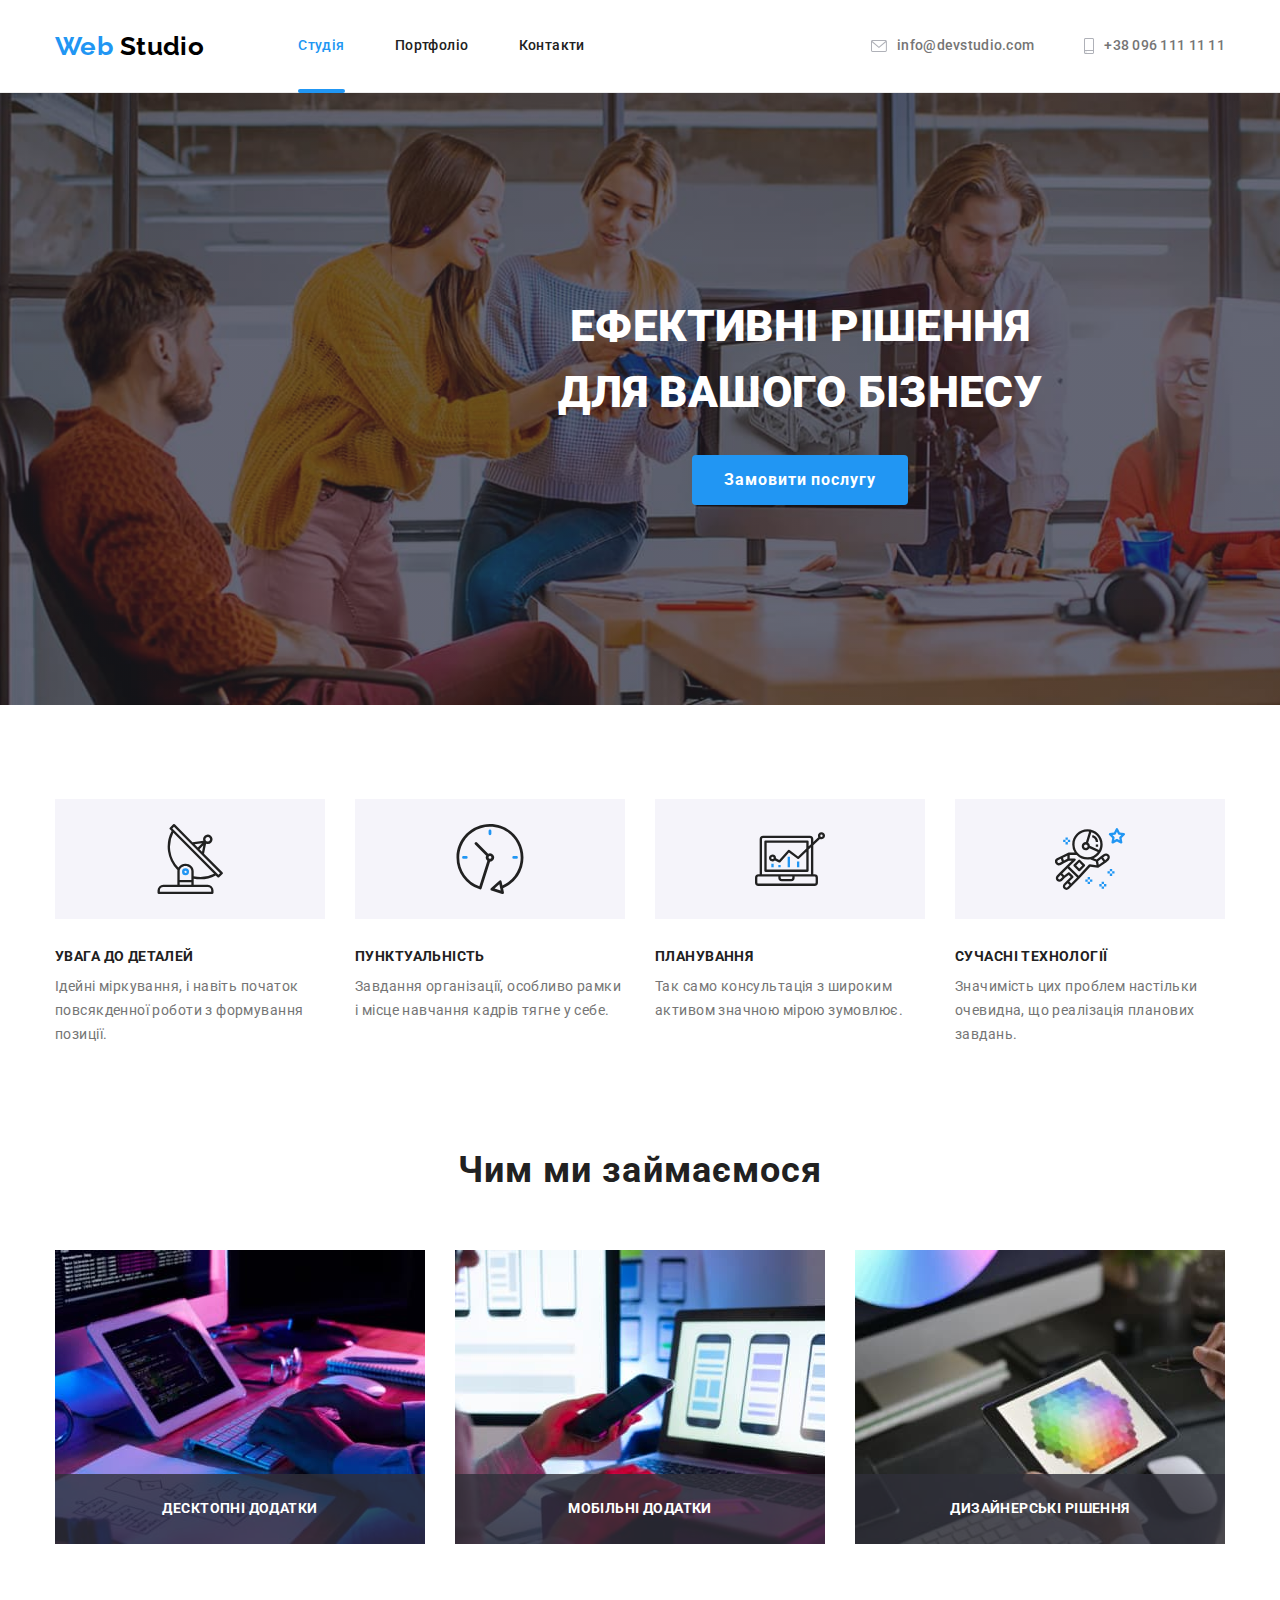
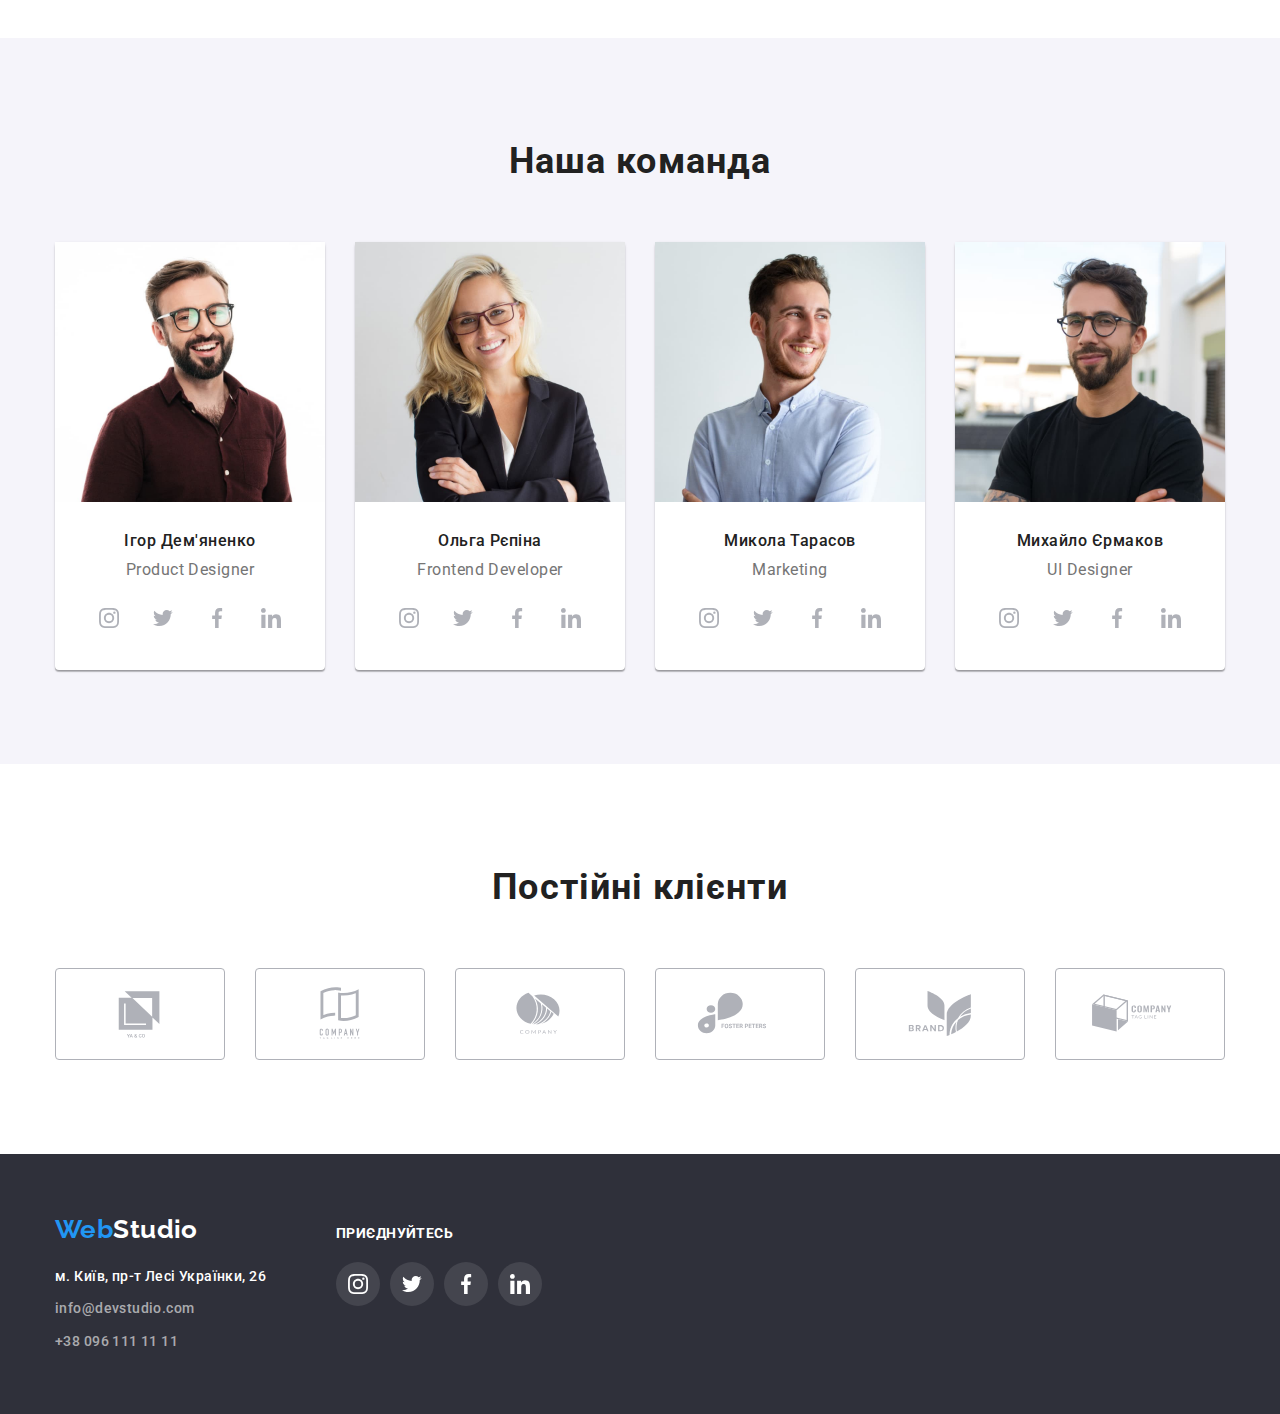
<file: index.html>
<!DOCTYPE html>
<html lang="uk">
  <head>
    <meta charset="UTF-8" />
    <meta http-equiv="X-UA-Compatible" content="IE=edge" />
    <meta name="viewport" content="width=device-width, initial-scale=1.0" />
    <title>webstudio</title>
    <link
      rel="stylesheet"
      href="https://cdn.jsdelivr.net/npm/modern-normalize@1.1.0/modern-normalize.min.css"
    />
    <link rel="stylesheet" href="./CSS/style.css" />
    <link rel="preconnect" href="https://fonts.googleapis.com" />
    <link rel="preconnect" href="https://fonts.gstatic.com" crossorigin />
    <link
      href="https://fonts.googleapis.com/css2?family=Montserrat:wght@400;700&family=Raleway:wght@700&family=Roboto:wght@400;500;700;900&display=swap"
      rel="stylesheet"
    />
  </head>
  <body>
    <header class="page-header border-header">
      <div class="container page-header-container">
        <a class="link logo-site" href="index.html"
          ><span class="logo-first-color">Web</span> Studio</a
        >
        <nav class="header-links">
          <ul class="site-nav list">
            <li class="item"><a class="link menu-link" href="./index.html">Студія</a></li>
            <li class="item">
              <a class="link" href="./portfolio.html">Портфоліо</a>
            </li>
            <li class="item"><a class="link" href="">Контакти</a></li>
          </ul>
        </nav>
        <ul class="list header-nav">
          <li class="">
            <a class="link navigation navig" href="mailto:info@devstudio.com"
              ><svg class="nav-icon" width="16" height="12">
                <use href="./images/sprite.svg#icon-envelope"></use></svg
              >info@devstudio.com</a
            >
          </li>
          <li class="">
            <a class="link navigation navig" href="tel:+380961111111"
              ><svg class="nav-icon" width="10" height="16">
                <use href="./images/sprite.svg#icon-smartphone"></use></svg
              >+38 096 111 11 11</a
            >
          </li>
        </ul>
      </div>
    </header>
    <main>
      <section class="section main-theme">
        <div class="container hero">
          <h1 class="first-title">
            Ефективні рішення<br />
            для вашого бізнесу
          </h1>
          <button class="button" type="button" data-modal-open>Замовити послугу</button>
        </div>
      </section>
      <section class="section">
        <div class="container">
          <h2 class="visually-hidden">Наші переваги</h2>
          <ul class="list benefits">
            <li class="benefits-card">
              <div class="benefit-box">
                <svg class="" height="70" width="70">
                  <use href="./images/sprite.svg#icon-antenna"></use>
                </svg>
              </div>
              <h3 class="title-third-row">Увага до деталей</h3>
              <p>
                Ідейні міркування, і навіть початок повсякденної роботи з
                формування позиції.
              </p>
            </li>
            <li class="benefits-card">
              <div class="benefit-box">
                <svg class="" height="70" width="70">
                  <use href="./images/sprite.svg#icon-clock"></use>
                </svg>
              </div>
              <h3 class="title-third-row">Пунктуальність</h3>
              <p>
                Завдання організації, особливо рамки і місце навчання кадрів
                тягне у себе.
              </p>
            </li>
            <li class="benefits-card">
              <div class="benefit-box">
                <svg class="" height="70" width="70">
                  <use href="./images/sprite.svg#icon-diagram"></use>
                </svg>
              </div>
              <h3 class="title-third-row">Планування</h3>
              <p>
                Так само консультація з широким активом значною мірою зумовлює.
              </p>
            </li>
            <li class="benefits-card">
              <div class="benefit-box">
                <svg class="" height="70" width="70">
                  <use href="./images/sprite.svg#icon-astronaut"></use>
                </svg>
              </div>
              <h3 class="title-third-row">Сучасні технології</h3>
              <p>
                Значимість цих проблем настільки очевидна, що реалізація
                планових завдань.
              </p>
            </li>
          </ul>
        </div>
      </section>
      <section class="section about">
        <div class="container">
          <h2 class="title-second-row">Чим ми займаємося</h2>
          <ul class="list engaged">
            <li class="engaged-element">
              <div class="engaged-img-wrapper">
              <img
                src="./images/box-1.jpg"
                alt="writing code"
                width="370"
                height="294"
              />
              <p class="engaged-wrapper">Десктопні додатки</p></div>
            </li>
            <li class="engaged-element">
              <div class="engaged-img-wrapper">
              <img
                src="./images/box-2.jpg"
                alt="adaptation for gadgets"
                width="370"
                height="294"
              />
              <p class="engaged-wrapper">Мобільні додатки</p></div>
            </li>
            <li class="engaged-element">
              <div class="engaged-img-wrapper">
              <img
                src="./images/box-3.jpg"
                alt="choice of color theme"
                width="370"
                height="294"
              />
              <p class="engaged-wrapper">Дизайнерські рішення</p></div>
            </li>
          </ul>
        </div>
      </section>
      <section class="section third-section">
        <div class="container">
          <h2 class="title-second-row">Наша команда</h2>
          <ul class="members list">
            <li class="member-card element">
              <img
                src="./images/ihor.jpg"
                alt="ihor_denyanenko"
                width="270"
                height="260"
              />
              <div class="description-member">
                <h3 class="name-members-list">Ігор Дем'яненко</h3>
                <p class="professions-list" lang="en">Product Designer</p>
                <ul class="social-list">
                  <li class="social-list-item">
                    <a href="" class="social-list-link link">
                      <svg
                        lang="en"
                        aria-label="instagram icon"
                        class="social-list-icon" width="20" height="20"
                      >
                        <use href="./images/sprite.svg#icon-instagram"></use>
                      </svg>
                    </a>
                  </li>
                  <li class="social-list-item">
                    <a href="" class="social-list-link">
                      <svg
                        lang="en"
                        aria-label="twitter icon"
                        class="social-list-icon" width="20" height="20"
                      >
                        <use href="./images/sprite.svg#icon-twitter"></use>
                      </svg>
                    </a>
                  </li>
                  <li class="social-list-item">
                    <a href="" class="social-list-link">
                      <svg
                        lang="en"
                        aria-label="facebook icon"
                        class="social-list-icon" width="20" height="20"
                      >
                        <use href="./images/sprite.svg#icon-facebook"></use>
                      </svg>
                    </a>
                  </li>
                  <li class="social-list-item">
                    <a href="" class="social-list-link">
                      <svg
                        lang="en"
                        aria-label="linkedin icon"
                        class="social-list-icon" width="20" height="20"
                      >
                        <use href="./images/sprite.svg#icon-linkedin"></use>
                      </svg>
                    </a>
                  </li>
                </ul>
              </div>
            </li>
            <li class="member-card">
              <img
                src="./images/olha.jpg"
                alt="olha_repina"
                width="270"
                height="260"
              />
              <div class="description-member">
                <h3 class="name-members-list">Ольга Рєпіна</h3>
                <p class="professions-list" lang="en">Frontend Developer</p>
                <ul class="social-list">
                  <li class="social-list-item">
                    <a href="" class="social-list-link link">
                      <svg
                        lang="en"
                        aria-label="instagram icon"
                        class="social-list-icon" width="20" height="20"
                      >
                        <use href="./images/sprite.svg#icon-instagram"></use>
                      </svg>
                    </a>
                  </li>
                  <li class="social-list-item">
                    <a href="" class="social-list-link">
                      <svg
                        lang="en"
                        aria-label="twitter icon"
                        class="social-list-icon" width="20" height="20"
                      >
                        <use href="./images/sprite.svg#icon-twitter"></use>
                      </svg>
                    </a>
                  </li>
                  <li class="social-list-item">
                    <a href="" class="social-list-link">
                      <svg
                        lang="en"
                        aria-label="facebook icon"
                        class="social-list-icon" width="20" height="20"
                      >
                        <use href="./images/sprite.svg#icon-facebook"></use>
                      </svg>
                    </a>
                  </li>
                  <li class="social-list-item">
                    <a href="" class="social-list-link">
                      <svg
                        lang="en"
                        aria-label="linkedin icon" width="20" height="20"
                        class="social-list-icon"
                      >
                        <use href="./images/sprite.svg#icon-linkedin"></use>
                      </svg>
                    </a>
                  </li>
                </ul>
              </div>
            </li>
            <li class="member-card">
              <img
                src="./images/mykola.jpg"
                alt="mykola_tarasov"
                width="270"
                height="260"
              />
              <div class="description-member">
                <h3 class="name-members-list">Микола Тарасов</h3>
                <p class="professions-list" lang="en">Marketing</p>
                <ul class="social-list">
                  <li class="social-list-item">
                    <a href="" class="social-list-link link">
                      <svg
                        lang="en"
                        aria-label="instagram icon"
                        class="social-list-icon" width="20" height="20"
                      >
                        <use href="./images/sprite.svg#icon-instagram"></use>
                      </svg>
                    </a>
                  </li>
                  <li class="social-list-item">
                    <a href="" class="social-list-link">
                      <svg
                        lang="en"
                        aria-label="twitter icon"
                        class="social-list-icon" width="20" height="20"
                      >
                        <use href="./images/sprite.svg#icon-twitter"></use>
                      </svg>
                    </a>
                  </li>
                  <li class="social-list-item">
                    <a href="" class="social-list-link">
                      <svg
                        lang="en"
                        aria-label="facebook icon"
                        class="social-list-icon" width="20" height="20"
                      >
                        <use href="./images/sprite.svg#icon-facebook"></use>
                      </svg>
                    </a>
                  </li>
                  <li class="social-list-item">
                    <a href="" class="social-list-link">
                      <svg
                        lang="en"
                        aria-label="linkedin icon"
                        class="social-list-icon" width="20" height="20"
                      >
                        <use href="./images/sprite.svg#icon-linkedin"></use>
                      </svg>
                    </a>
                  </li>
                </ul>
              </div>
            </li>
            <li class="member-card">
              <img
                src="./images/mikhail.jpg"
                alt="mykhail_ermakov"
                width="270"
                height="260"
              />
              <div class="description-member">
                <h3 class="name-members-list">Михайло Єрмаков</h3>
                <p class="professions-list" lang="en">UI Designer</p>
                <ul class="social-list">
                  <li class="social-list-item">
                    <a href="" class="social-list-link link">
                      <svg
                        lang="en"
                        aria-label="instagram icon"
                        class="social-list-icon" width="20" height="20"
                      >
                        <use href="./images/sprite.svg#icon-instagram"></use>
                      </svg>
                    </a>
                  </li>
                  <li class="social-list-item">
                    <a href="" class="social-list-link">
                      <svg
                        lang="en"
                        aria-label="twitter icon"
                        class="social-list-icon" width="20" height="20"
                      >
                        <use href="./images/sprite.svg#icon-twitter"></use>
                      </svg>
                    </a>
                  </li>
                  <li class="social-list-item">
                    <a href="" class="social-list-link">
                      <svg
                        lang="en"
                        aria-label="facebook icon"
                        class="social-list-icon" width="20" height="20"
                      >
                        <use href="./images/sprite.svg#icon-facebook"></use>
                      </svg>
                    </a>
                  </li>
                  <li class="social-list-item">
                    <a href="" class="social-list-link">
                      <svg
                        lang="en"
                        aria-label="linkedin icon"
                        class="social-list-icon" width="20" height="20"
                      >
                        <use href="./images/sprite.svg#icon-linkedin"></use>
                      </svg>
                    </a>
                  </li>
                </ul>
              </div>
            </li>
          </ul>
        </div>
      </section>
      <section class="section">
        <div class="container">
          <h2 class="title-second-row">Постійні клієнти</h2>
          <ul class="client-list">
            <li class="client-list-element">
              <a href="" class="client-list-box" >
                <svg class="client-list-icon" width="106" height="60">
                  <use href="./images/sprite.svg#icon-ya-co"></use>
                </svg>
              </a>
            </li>
            <li class="client-list-element">
              <a href="" class="client-list-box">
                <svg class="client-list-icon" width="106" height="60">
                  <use href="./images/sprite.svg#icon-company"></use>
                </svg>
              </a>
            </li>
            <li class="client-list-element">
              <a href="" class="client-list-box">
                <svg class="client-list-icon" width="106" height="60">
                  <use href="./images/sprite.svg#icon-second-company"></use>
                </svg>
              </a>
            </li>
            <li class="client-list-element">
              <a href="" class="client-list-box">
                <svg class="client-list-icon" width="106" height="60">
                  <use href="./images/sprite.svg#icon-foster"></use>
                </svg>
              </a>
            </li>
            <li class="client-list-element">
              <a href="" class="client-list-box">
                <svg class="client-list-icon" width="106" height="60">
                  <use href="./images/sprite.svg#icon-brand"></use>
                </svg>
              </a>
            </li>
            <li class="client-list-element">
              <a href="" class="client-list-box">
                <svg class="client-list-icon" width="106" height="60">
                  <use href="./images/sprite.svg#icon-tag"></use>
                </svg>
              </a>
            </li>
          </ul>
        </div>
      </section>
    </main>
    <footer class="page-footer">
      <div class="container page-footer-main"><div class="page-footer"><a class="link footer-logo-link block" href="index.html"
          ><span class="logo-first-color">Web</span>Studio</a
        >
        <address class="firm-address">
          <ul class="list footer-links-list">
            <li class="link-footer">
              <a
                class="link footer-adress-link"
                href="https://goo.gl/maps/CPtrU1FHBa2aNyZL9"
                target="_blank"
                rel="noopener noreferrer nofollow"
                >м. Київ, пр-т Лесі Українки, 26</a
              >
            </li>
            <li class="link-footer">
              <a class="link footer-nav-link" href="mailto:info@devstudio.com"
                >info@devstudio.com</a
              >
            </li>
            <li class="link-footer">
              <a class="link footer-nav-link" href="tel:+380961111111"
                >+38 096 111 11 11</a
              >
            </li>
          </ul>
        </div>
          <div class="footer-social-element">
            <h2 class="footer-header">Приєднуйтесь</h2>
            <ul class="footer-social-list">
              <li class="footer-social-list-item">
                <a href="" class="footer-social-list-link link">
                  <svg
                    lang="en"
                    aria-label="instagram icon"
                    class="footer-social-list-icon" width="20" height="20"
                  >
                    <use href="./images/sprite.svg#icon-instagram"></use>
                  </svg>
                </a>
              </li>
              <li class="footer-social-list-item">
                <a href="" class="footer-social-list-link">
                  <svg
                    lang="en"
                    aria-label="twitter icon"
                    class="footer-social-list-icon" width="20" height="20"
                  >
                    <use href="./images/sprite.svg#icon-twitter"></use>
                  </svg>
                </a>
              </li>
              <li class="footer-social-list-item">
                <a href="" class="footer-social-list-link">
                  <svg
                    lang="en"
                    aria-label="facebook icon"
                    class="footer-social-list-icon" width="20" height="20"
                  >
                    <use href="./images/sprite.svg#icon-facebook"></use>
                  </svg>
                </a>
              </li>
              <li class="footer-social-list-item">
                <a href="" class="footer-social-list-link">
                  <svg
                    lang="en"
                    aria-label="linkedin icon"
                    class="footer-social-list-icon" width="20" height="20"
                  >
                    <use href="./images/sprite.svg#icon-linkedin"></use>
                  </svg>
                </a>
              </li>
            </ul>
          </div>
        </address></div>
    </footer>
    <div class="backdrop is-hidden" data-modal>
      <div class="modal">
        <button type="button" class="modal-close-btm" data-modal-close>
          <svg class="icon-modal-close" width="18" height="18">
            <use href="./images/sprite.svg#icon-close"></use>
        </svg></button>
      </div>
    </div>
    <script src="./js/modal.js"></script>
  </body>
</html>
</file>
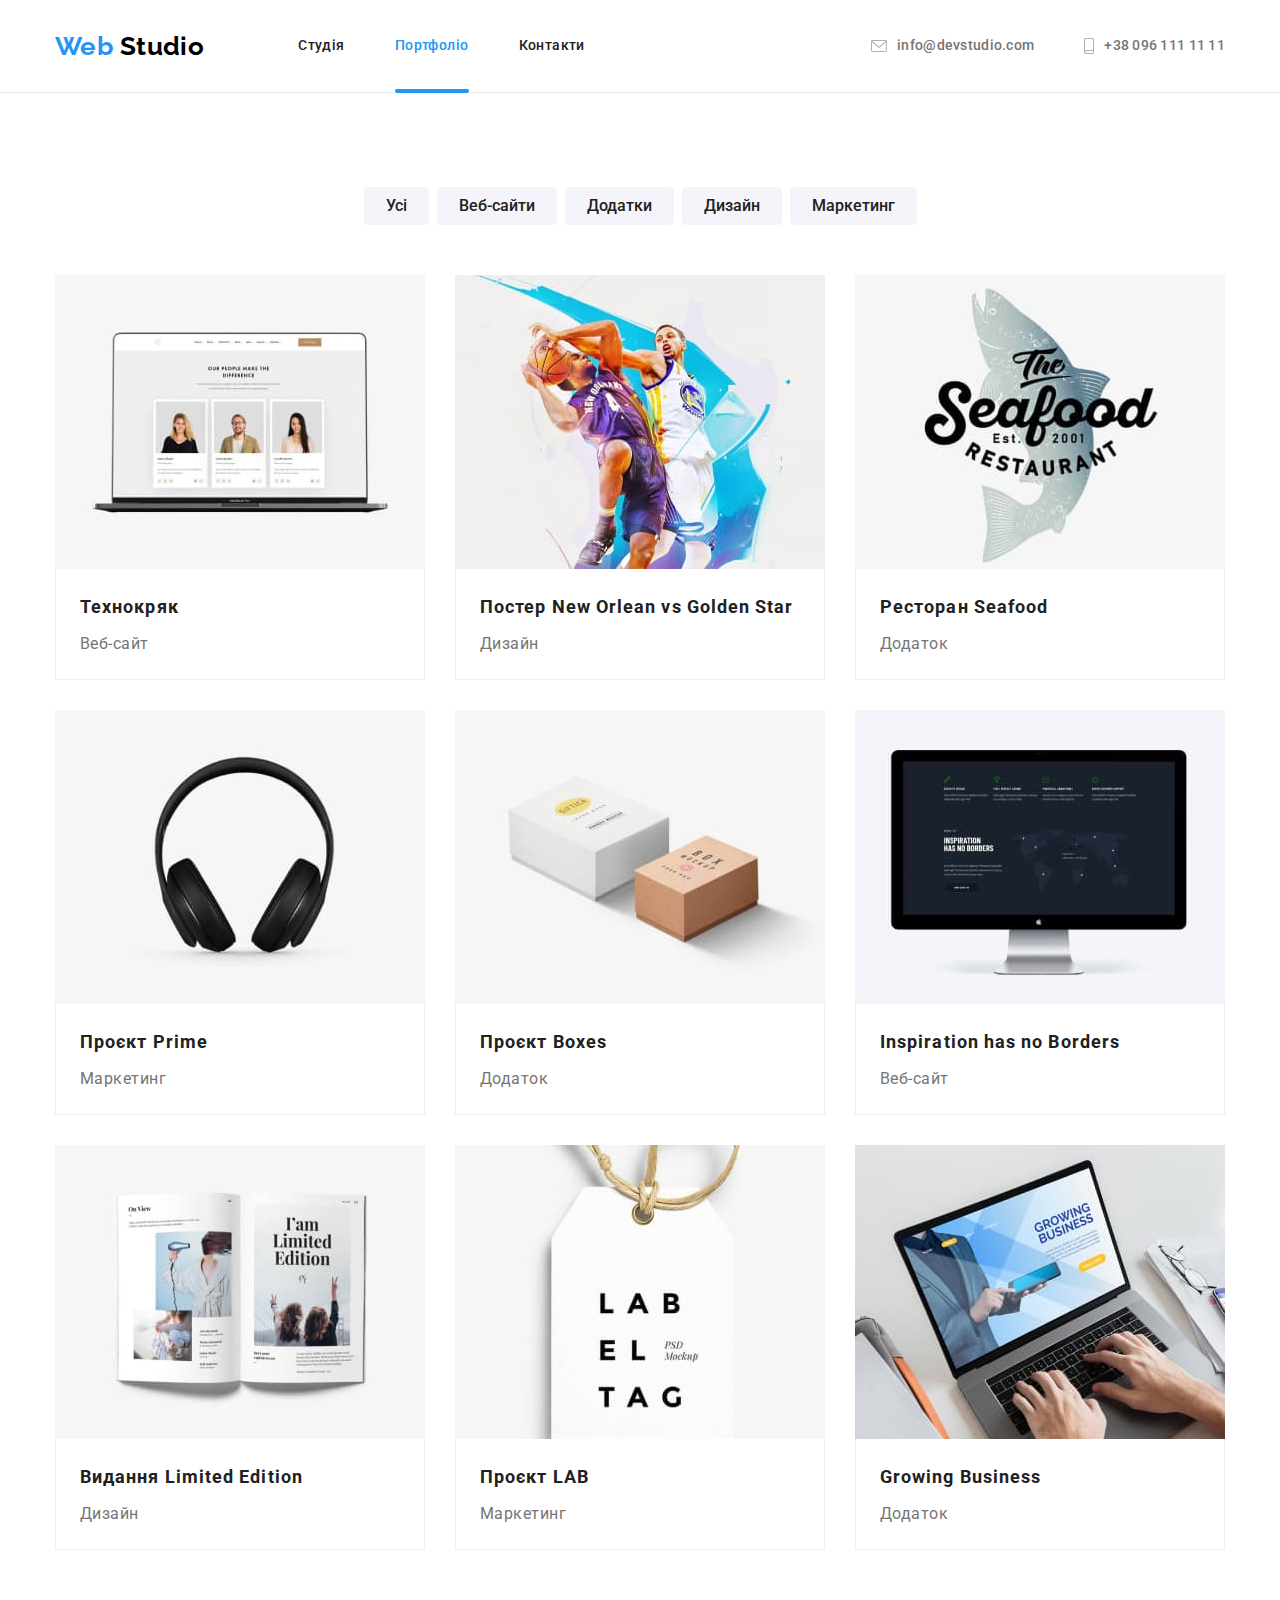
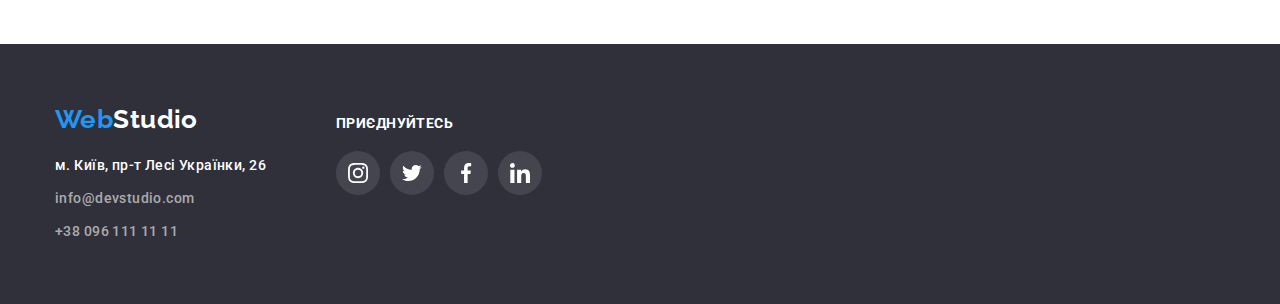
<file: portfolio.html>
<!DOCTYPE html>
<html lang="uk">
  <head>
    <meta charset="UTF-8" />
    <meta http-equiv="X-UA-Compatible" content="IE=edge" />
    <meta name="viewport" content="width=device-width, initial-scale=1.0" />
    <title>portfolio</title>
    <link
      rel="stylesheet"
      href="https://cdn.jsdelivr.net/npm/modern-normalize@1.1.0/modern-normalize.min.css"
    />
    <link rel="stylesheet" href="./CSS/style.css" />
    <link rel="preconnect" href="https://fonts.googleapis.com" />
    <link rel="preconnect" href="https://fonts.gstatic.com" crossorigin />
    <link
      href="https://fonts.googleapis.com/css2?family=Montserrat:wght@400;700&family=Raleway:wght@700&family=Roboto:wght@400;500;700;900&display=swap"
      rel="stylesheet"
    />
  </head>
  <body>
    <header class="page-header border-header">
      <div class="container page-header-container">
        <a class="link logo-site" href="index.html"
          ><span class="logo-first-color">Web</span> Studio</a
        >
        <nav class="header-links">
          <ul class="site-nav list">
            <li class="item"><a class="link" href="./index.html">Студія</a></li>
            <li class="item">
              <a class="link menu-link" href="./portfolio.html">Портфоліо</a>
            </li>
            <li class="item"><a class="link" href="">Контакти</a></li>
          </ul>
        </nav>
        <ul class="list header-nav">
          <li class="">
            <a class="link navigation navig" href="mailto:info@devstudio.com"
              ><svg class="nav-icon" width="16" height="12">
                <use href="./images/sprite.svg#icon-envelope"></use></svg
              >info@devstudio.com</a
            >
          </li>
          <li class="">
            <a class="link navigation navig" href="tel:+380961111111"
              ><svg class="nav-icon" width="10" height="16">
                <use href="./images/sprite.svg#icon-smartphone"></use></svg
              >+38 096 111 11 11</a
            >
          </li>
        </ul>
      </div>
    </header>
    <main>
      <section class="section">
        <div class="container">
          <h1 class="visually-hidden">Наші роботи</h1>
          <ul class="list portfolio-button-list indent">
            <li>
              <button class="portfolio-button" type="button">Усі</button>
            </li>
            <li>
              <button class="portfolio-button" type="button">Веб-сайти</button>
            </li>
            <li>
              <button class="portfolio-button" type="button">Додатки</button>
            </li>
            <li>
              <button class="portfolio-button" type="button">Дизайн</button>
            </li>
            <li>
              <button class="portfolio-button" type="button">Маркетинг</button>
            </li>
          </ul>
        </div>
        <div class="container">
          <ul class="list portfolio-icons">
            <li class="flex-element">
              <a class="product-link" href="">
                <div class="product-img-wrapper">
                <img
                  src="./images/technocryak.jpg"
                  alt="laptop"
                  width="370"
                  height="294"
                />
                <p class="overlay">Ресурс пропонує комплексні пропозиції з різним рівнем функціоналу та сервісів. Все це дозволить відвідувачу отримати вичерпні відомості про компанію чи приватну особу.</p></div>
                <div class="product-card">
                  <h2 class="portfolio-titles-list" lang="en">Технокряк</h2>
                  <p class="jobs-description-list">Веб-сайт</p>
                </div></a
              >
            </li>
            <li class="flex-element">
              <a class="product-link" href="">
                <div class="product-img-wrapper">
                  <img
                  src="./images/no-vs-gs.jpg"
                  alt="bassketball"
                  width="370"
                  height="294"
                /><p class="overlay"></p></div>
                <div class="product-card">
                  <h2 class="portfolio-titles-list" lang="en">
                    Постер New Orlean vs Golden Star
                  </h2>
                  <p class="jobs-description-list">Дизайн</p>
                </div></a
              >
            </li>
            <li class="flex-element">
              <a class="product-link" href="">
                <div class="product-img-wrapper">
                  <img
                  src="./images/seafood.jpg"
                  alt="logo-fish"
                  width="370"
                  height="294"
                />
                  <p class="overlay"></p>
                </div>
                <div class="product-card">
                  <h2 class="portfolio-titles-list" lang="en">
                    Ресторан Seafood
                  </h2>
                  <p class="jobs-description-list">Додаток</p>
                </div></a
              >
            </li>
            <li class="flex-element">
              <a class="product-link" href="">
                <div class="product-img-wrapper">
                  <img
                  src="./images/prime.jpg"
                  alt="headfons"
                  width="370"
                  height="294"
                />
                  <p class="overlay"></p>
                </div>
                <div class="product-card">
                  <h2 class="portfolio-titles-list" lang="en">Проєкт Prime</h2>
                  <p class="jobs-description-list">Маркетинг</p>
                </div></a
              >
            </li>
            <li class="flex-element">
              <a class="product-link" href="">
                <div class="product-img-wrapper">
                  <img
                  src="./images/boxes.jpg"
                  alt="boxes"
                  width="370"
                  height="294"
                />
                  <p class="overlay"></p>
                </div>
                <div class="product-card">
                  <h2 class="portfolio-titles-list" lang="en">Проєкт Boxes</h2>
                  <p class="jobs-description-list">Додаток</p>
                </div></a
              >
            </li>
            <li class="flex-element">
              <a class="product-link" href="">
                <div class="product-img-wrapper">
                  <img
                  src="./images/monitor.jpg"
                  alt="monitor"
                  width="370"
                  height="294"
                />
                  <p class="overlay"></p>
                </div>
                <div class="product-card">
                  <h2 class="portfolio-titles-list" lang="en">
                    Inspiration has no Borders
                  </h2>
                  <p class="jobs-description-list">Веб-сайт</p>
                </div></a
              >
            </li>
            <li class="flex-element">
              <a class="product-link" href="">
                <div class="product-img-wrapper">
                  <img
                  src="./images/limited-edition.jpg"
                  alt="book"
                  width="370"
                  height="294"
                />
                  <p class="overlay"></p>
                </div>
                <div class="product-card">
                  <h2 class="portfolio-titles-list" lang="en">
                    Видання Limited Edition
                  </h2>
                  <p class="jobs-description-list">Дизайн</p>
                </div></a
              >
            </li>
            <li class="flex-element">
              <a class="product-link" href="">
                <div class="product-img-wrapper">
                  <img
                  src="./images/lab.jpg"
                  alt="logo-lab"
                  width="370"
                  height="294"
                />
                  <p class="overlay"></p>
                </div>
                <div class="product-card">
                  <h2 class="portfolio-titles-list" lang="en">Проєкт LAB</h2>
                  <p class="jobs-description-list">Маркетинг</p>
                </div></a
              >
            </li>
            <li class="flex-element">
              <a class="product-link" href="">
                <div class="product-img-wrapper">
                  <img
                  src="./images/growing-busines.jpg"
                  alt="application-on-device"
                  width="370"
                  height="294"
                />
                  <p class="overlay"></p>
                </div>
                <div class="product-card">
                  <h2 class="portfolio-titles-list" lang="en">
                    Growing Business
                  </h2>
                  <p class="jobs-description-list">Додаток</p>
                </div></a
              >
            </li>
          </ul>
        </div>
      </section>
    </main>
   <footer class="page-footer">
      <div class="container page-footer-main"><div class="page-footer"><a class="link footer-logo-link block" href="index.html"
          ><span class="logo-first-color">Web</span>Studio</a
        >
        <address class="firm-address">
          <ul class="list footer-links-list">
            <li class="link-footer">
              <a
                class="link footer-adress-link"
                href="https://goo.gl/maps/CPtrU1FHBa2aNyZL9"
                target="_blank"
                rel="noopener noreferrer nofollow"
                >м. Київ, пр-т Лесі Українки, 26</a
              >
            </li>
            <li class="link-footer">
              <a class="link footer-nav-link" href="mailto:info@devstudio.com"
                >info@devstudio.com</a
              >
            </li>
            <li class="link-footer">
              <a class="link footer-nav-link" href="tel:+380961111111"
                >+38 096 111 11 11</a
              >
            </li>
          </ul></div>
          <div class="footer-social-element">
            <h2 class="footer-header">Приєднуйтесь</h2>
            <ul class="footer-social-list">
              <li class="footer-social-list-item">
                <a href="" class="footer-social-list-link link">
                  <svg
                    lang="en"
                    aria-label="instagram icon"
                    class="footer-social-list-icon" width="20" height="20"
                  >
                    <use href="./images/sprite.svg#icon-instagram"></use>
                  </svg>
                </a>
              </li>
              <li class="footer-social-list-item">
                <a href="" class="footer-social-list-link">
                  <svg
                    lang="en"
                    aria-label="twitter icon"
                    class="footer-social-list-icon" width="20" height="20"
                  >
                    <use href="./images/sprite.svg#icon-twitter"></use>
                  </svg>
                </a>
              </li>
              <li class="footer-social-list-item">
                <a href="" class="footer-social-list-link">
                  <svg
                    lang="en"
                    aria-label="facebook icon"
                    class="footer-social-list-icon" width="20" height="20"
                  >
                    <use href="./images/sprite.svg#icon-facebook"></use>
                  </svg>
                </a>
              </li>
              <li class="footer-social-list-item">
                <a href="" class="footer-social-list-link">
                  <svg
                    lang="en"
                    aria-label="linkedin icon"
                    class="footer-social-list-icon" width="20" height="20"
                  >
                    <use href="./images/sprite.svg#icon-linkedin"></use>
                  </svg>
                </a>
              </li>
            </ul>
          </div>
        </address></div>
    </footer>
  </body>
</html>
</file>
<file: CSS/style.css>
*,
*::before,
*::after {
    box-sizing: border-box;
}
:root{
    --text-colour:#757575;
    --titles-colour:#212121;
    --header-bcg-color:#FFFFFF;
    --firssecond-bcg-color:#F5F5F5;
    --portfolio-bottom-color:#F5F4FA ;
    --footer-bcg-color:#2F303A ;
    --logo-button-color:#2196F3;
    --active-button-color:#188CE8;
    --footer-bigtext-color:#ffffff;
    --footer-navtext-color: rgba(255,255,255,0.6);
    --icons-color:#AFB1B8;
    --transition-dur-and-func: 250ms cubic-bezier(0.4, 0, 0.2, 1);
}
body{
    font-family: 'Roboto','Montserrat',
        sans-serif;
        font-size: 14px;
        line-height: 1.71;
        letter-spacing: 0.03em;
    color:var(--text-colour);
    }

/* ---------------------------site config------------- */
img{
    display: block;
        max-width: 100%;
        height: auto;
    }
h1, h2, h3, a, p{
margin-top: 0;
margin-bottom: 0;
text-decoration:none;
}
ul, li{
margin-top: 0;
margin-bottom: 0;
padding-left: 0;
margin-left: 0;
list-style: none;
}
/* ----------------------------------header--------------- */

.page-header{
background-color: var(--header-bcg-color);
}

.page-header-container{
display: flex;
flex-direction: row;
justify-content: space-between;
align-items:center;
}
.header-nav{
    display: flex;
    flex-direction: row;
    margin-left: auto;
    gap: 50px;
}
.site-nav{
display: flex;
}
.site-nav .item{
    padding-top: 34px;
    padding-bottom: 34px;
} 

.site-nav .item + .item{
    margin-left: 50px;
}
.navig{
    display: flex;
    flex-direction: row;
    align-items: center;
    justify-content: center;
}

.logo-site{
    margin-right: 94px;
}
.link.logo-site{
    font-family: 'Raleway'; 
    font-weight: 700;
    font-size: 26px;
    line-height: 1.19;
    color: #000000;}

.link{
    transition: color var(--transition-dur-and-func), background-color var(--transition-dur-and-func);
}
.logo-first-color{
color:var(--logo-button-color);
}
.border-header {
    border-bottom-width: 1px;
    border-bottom-color: rgba(236, 236, 236, 1);
    border-bottom-style: solid;
}
.header-nav{
    display: flex;
    flex-direction: row;
    justify-content: center;
    align-items: center;
}
.nav-icon{
    text-decoration: none;
    fill: var(--icons-color);
    margin-right: 10px;
    transition: var(--transition-dur-and-func);
}
.link:hover .nav-icon,
.link:focus .nav-icon{
    fill: var(--logo-button-color);
    /* cursor: pointer; */
}
.link.menu-link {
    color: var(--logo-button-color);
}
.item{
    position: relative;
}
.menu-link::after {
    content: "";
    position: absolute;
    left: 0;
    bottom: -1px;
    display: block;
    width: 100%;
    height: 4px;
    border-radius: 2px;
    background-color: var(--logo-button-color);
}
/* --------------------site-main------------- */
.container{
    width: 1200px;
    margin-left: auto;
    margin-right: auto;
    padding-left: 15px;
    padding-right: 15px;
}

.section {
    padding-top: 94px;
    padding-bottom: 94px;
}
.about{
    padding-top: 0;
}
.section.about{
    padding-top: 0;
}
.link {
    font-family: 'Roboto';
    font-weight: 500;
    font-size: 14px;
    line-height: 1.14;
    text-decoration: none;
    color: var(--titles-colour);
}

.link:hover,
.link:focus {
    color: var(--logo-button-color);
    /* cursor: pointer; */
}
.hero {
    display: flex;
    flex-direction: column;
    align-items: center;
 
}
.benefits{
    display: flex;
    flex-direction: row;
    align-items: flex-start;
    gap: 30px;
}
.benefits-card{
    width: calc((100% - 90px) / 4);
}
.members{
    display: flex;
    flex-direction: row;
}
.member-card{
    width: calc( (100% - 90px ) / 4);
    margin-right: 30px;
    border: 1px solid color var(--text-colour);
    background-color: var(--header-bcg-color);
}
.member-card:last-child{
margin-right: 0;
}
.social-list{
    display:flex;
    justify-content: center;
    column-gap: 10px;
}
.social-list-icon{
    text-decoration: none;
    fill: var(--icons-color);
    transition: fill var(--transition-dur-and-func);
}
.social-list-link{
    display: flex;
    align-items: center;
    justify-content: center ;
    width: 44px;
    height: 44px;
    border-radius: 50%;
    background-color:var(--header-bcg-color);
    transition: background-color var(--transition-dur-and-func);
}
.social-list-link:hover,
.social-list-link:focus{
   background-color: var(--logo-button-color);
}
.social-list-link:hover .social-list-icon,
.social-list-link:focus .social-list-icon{
    fill:var(--header-bcg-color)
}
.member-card{
    border-radius: 4px;
    box-shadow: 0px 1px 3px rgba(0, 0, 0, 0.12), 0px 1px 1px rgba(0, 0, 0, 0.14), 0px 2px 1px rgba(0, 0, 0, 0.2);
}
.engaged {
    display: flex;
    flex-direction: row;
}
.engaged-element:last-child{
    margin-right: 0;
}
.engaged-element{
    width: calc( (100% - 60px ) / 3);
    margin-right: 30px;
}
.name-members-list{
    font-family: 'Roboto';
        font-weight: 500;
        font-size: 16px;
        line-height: 1.18;
        text-align: center;
        letter-spacing: 0.03em;
        color:var(--titles-colour);
        margin-bottom: 10px;
}
.professions-list{
        font-size: 16px;
        line-height: 1.18;
        text-align: center;
        letter-spacing: 0.03em;
        color: var(--text-colour);
        margin-bottom: 16px;
}
.header-links~.link{
font-family: 'Roboto';
font-weight: 500;
font-size: 14px;
line-height: 1.14;
letter-spacing: 0.02em;
color:var(--titles-text-colour);
}

.navigation{
font-family: 'Roboto';
font-weight: 500;
font-size: 14px;
line-height: 1.14;
letter-spacing: 0.02em;
color:var(--first-text-colour);
}
.list{ list-style: none;
}
.main-theme{
background-color:var(--footer-bcg-color);
text-align: center; 
padding-top: 200px;
padding-bottom: 200px;
background-image: linear-gradient(rgba(47, 48, 58, 0.4), rgba(47, 48, 58, 0.4)), url("../images/hero-img.jpg");
background-size: contain;
background-position: center;
background-size: cover;
width: 1600px;
background-repeat: no-repeat;
margin: 0 auto;
}

.benefit-box{
    display: flex;
    height: 120px;
    flex-direction:row;
    justify-content: center;
    align-items: center;
    background-color: var(--portfolio-bottom-color);
    margin-bottom: 30px;
}
.visually-hidden{
    position: absolute;
        white-space: nowrap;
        width: 1px;
        height: 1px;
        overflow: hidden;
        border: 0;
        padding: 0;
        clip: rect(0 0 0 0);
        clip-path: inset(50%);
        margin: -1px;
}

.first-section{
    display: flex;
    background-color: var(--firssecond-bcg-color);
}
.third-section{
    background-color: var(--portfolio-bottom-color);
}

.client-list-element{
width: calc( (100% - 150px) / 6);
}
.client-list-box {
    display: flex;
    justify-content: center;
    align-items: center;
    height: 92px;
    border: 1px solid #AFB1B8;
    border-radius: 4px;
    transition: border var(--transition-dur-and-func);
}
.client-list{
    display: flex;
    flex-direction: row;
    align-items: center;
    justify-content: center;
    column-gap: 30px;
   
}
.client-list-icon{
fill: var(--icons-color);
transition: fill var(--transition-dur-and-func);
}

.client-list-box:hover, 
.client-list-box:focus {
    fill:var(--logo-button-color);
    border: 1px solid var(--logo-button-color);
    /* cursor: pointer; */
}
.client-list-box:hover .client-list-icon,
.client-list-box:focus .client-list-icon{
    fill: var(--logo-button-color);
    /* cursor: pointer; */
}

/* -------------------button-settings----------- */
.button {
    font-family: 'Roboto';
    font-weight: 700;
    font-size: 16px;
    line-height: 1.87;
    display: flex;
    align-items: center;
    text-align: center;
    letter-spacing: 0.06em;
    background-color: var(--logo-button-color);
    color: var(--header-bcg-color);
    border: 0;
    padding: 10px 32px;
    border-radius: 4px;
    transition: color var(--transition-dur-and-func), background-color var(--transition-dur-and-func);
}

.button:hover,
.button:focus {
    background-color: var(--active-button-color);
    color: var(--header-bcg-color);
    cursor: pointer;
}

.portfolio-button {
    font-family: 'Roboto';
    font-weight: 500;
    font-size: 16px;
    line-height: 1.62;
    background-color: var(--portfolio-bottom-color);
    color: var(--titles-colour);
    transition: color var(--transition-dur-and-func), background-color var(--transition-dur-and-func), box-shadow var(--transition-dur-and-func);
}

.portfolio-button:hover,
.portfolio-button:focus {
    cursor: pointer;
    background-color: var(--logo-button-color);
    color: var(--header-bcg-color);
    box-shadow: 0px 3px 1px rgba(0, 0, 0, 0.1), 0px 1px 2px rgba(0, 0, 0, 0.08), 0px 2px 2px rgba(0, 0, 0, 0.12);
}

/* -------------------------------Titles---------------- */
.first-title {
    font-family: 'Roboto';
    font-weight: 900;
    font-size: 44px;
    line-height: 1.5;
    text-transform: uppercase;
    color: var(--footer-bigtext-color);
    margin-bottom: 30px;
}

.title-second-row {
    font-family: 'Roboto';
    font-weight: 700;
    font-size: 36px;
    line-height: 1.66;
    text-align: center;
    letter-spacing: 0.03em;
    color: var(--titles-colour);
    margin-bottom: 50px;
}

.title-third-row {
    font-family: 'Roboto';
    font-weight: 700;
    font-size: 14px;
    line-height: 1.14;
    letter-spacing: 0.03em;
    text-transform: uppercase;
    color: var(--titles-colour);
    text-transform: uppercase;
    margin-bottom: 10px;
}
.description-member{
    padding-top: 30px;
    padding-bottom: 30px;
}
.backdrop {
    position:fixed;
    top: 0;
    left: 0;
    z-index: 100;
    width: 100%;
    height: 100%;
    background-color: rgba(0, 0, 0, 0.2);
    transition: opacity 250ms ease, visibility 250ms ease;
}
.backdrop.is-hidden {
    opacity: 0;
    visibility: hidden;
    pointer-events: none;
}
.modal {
    position: absolute;
    top: 50%;
    left: 50%;
    transform: var(--transition-dur-and-func);
    transform: translate(-50%, -50%);
    width: 528px;
    height: 581px;
    background-color: #FFFFFF;
}

.modal-close-btm {
    position: absolute;
    top: 8px;
    right: 8px;
    display: flex;
    align-items: center;
    justify-content: center;
    width: 30px;
    height: 30px;
    border-radius: 50%;
    padding: 0;
    background-color: transparent;
    border: 1px solid rgba(0, 0, 0, 0.1)
}
.modal-close-btm:hover {
cursor: pointer;
}
/* ------------------------footer----------------------- */
.block{
    display: inline-block;
    padding-right: 0;
}
.page-footer-main{
    display: flex;
    flex-direction: row;
    justify-content:flex-start;
    align-items:baseline;
    padding-top: 60px;
    padding-bottom: 60px;
    column-gap: 70px;
}
.link-footer{
}
.footer-header{
    text-transform: uppercase;
    font-family: Roboto;
    font-size: 14px;
    font-weight: 700;
    line-height: 1.14;
    margin-bottom: 20px;
}
.footer-logo-link{
    font-family: 'Raleway';
    font-weight: 700;
    font-size: 26px;
    line-height: 1.19;
    color:var(--footer-bigtext-color);
    margin-bottom: 20px;
}
.page-footer {
    background-color: var(--footer-bcg-color);
    color: var(--footer-bigtext-color);
}
.firm-address{
    display: flex;
    font-style: normal;
    padding-right: 0;
}
.footer-links-list{
    display: inline-block;
}
.footer-links-list>li:not(:last-child){
margin-bottom: 9px;
}
.footer-adress-link{
    color:var(--footer-bigtext-color);
}
.footer-nav-link{
    color: var(--footer-navtext-color);
}
.footer-social-list {
    display: flex;
    justify-content: center;
    column-gap: 10px;
}

.footer-social-list-icon {
    text-decoration: none;
    fill: var(--footer-bigtext-color);
}

.footer-social-list-link {
    display: flex;
    align-items: center;
    justify-content: center;
    width: 44px;
    height: 44px;
    border-radius: 50%;
    background-color: rgba(255, 255, 255, 0.1);
    transition: background-color var(--transition-dur-and-func);
}

.footer-social-list-link:hover,
.footer-social-list-link:focus {
    background-color: var(--logo-button-color);
}

.footer-social-list-link:hover .footer-social-list-icon,
.footer-social-list-link:focus .footer-social-list-icon {
    fill: var(--header-bcg-color)
}
/* -----------------portfolio page--------------- */

.portfolio-hero{
    background-color: var(--header-bcg-color);
}
.portfolio-titles-list{
    font-family: 'Roboto';
    font-weight: 700;
    font-size: 18px;
    line-height: 2;
    letter-spacing: 0.06em;
    color: var(--titles-colour);
    margin-bottom: 4px;
}
.jobs-description-list{
    font-size: 16px;
    line-height: 1.87;
    letter-spacing: 0.03em;
    color: var(--text-colour);
}
.portfolio-button-list{
    display: flex;
    flex-direction: row;
    justify-content: center;
    gap: 8px;
    align-items: baseline;
}
.portfolio-button{
    border:0;
    border-radius: 4px;
    padding: 6px 22px;
}
.indent{
    margin-bottom: 50px;
}
.portfolio-icons{
    display: flex;
    flex-direction: row;
    flex-wrap: wrap;
    gap: 30px;
}
.product-card{
    padding-top: 20px;
    padding-right: 24px;
    padding-bottom: 20px;
    padding-left: 24px;
    border-right-width: 1px;
    border-right-style: solid;
    border-right-color: rgba(238, 238, 238, 1);
    border-bottom-width: 1px;
    border-bottom-style: solid;
    border-bottom-color: rgba(238, 238, 238, 1);
    border-left-width: 1px;
    border-left-style: solid;
    border-left-color:rgba(238, 238, 238, 1);
    
}
.product-link{
    display: inline-block;
    transition: box-shadow var(--transition-dur-and-func);
}
.product-link:hover,
.product-link:focus{
    box-shadow: 0px 4px 4px 0px rgba(0, 0, 0, 0.25);
}
.flex-element{
    width: calc( (100% - 60px) / 3);
}
.flex-element:nth-child(3n){
    margin-right: 0;
}
.product-img-wrapper{
    position: relative;
    overflow: hidden;
}
.overlay{
    position: absolute;
    top: 0;
    left: 0;
    height:100%;
    width: 100%;
    padding-left: 24px;
    padding-right: 24px;
    line-height: 1.55;
    background-color: rgba(33, 150, 243, 0.9);
    color: var(--footer-bigtext-color);
    overflow: auto;
    transform: translateY(100%);
    transition: var(--transition-dur-and-func);
}
.product-link:hover .overlay,
.product-link:focus .overlay { 
    transform: translateY(0%);
}

.overlay {
    display: flex;
    align-items: center;
    position: absolute;
    font-family: 'Roboto';
    font-weight: 400;
    font-size: 18px;
    line-height: 28px;
    letter-spacing: 0.03em;
}
.engaged-img-wrapper{
    position: relative;
}
.engaged-wrapper {
    position: absolute;
    right: 0;
    bottom: 0;
    height: 70px;
    width: 100%;
    line-height: 1.55;
    background-color: rgba(47, 48, 58, 0.8);
    color: var(--footer-bigtext-color);
    overflow: auto;
}
.engaged-wrapper {
    display: flex;
    justify-content: center;
    align-items: center;
    font-family: 'Roboto';
    font-weight: 700;
    font-size: 14px;
    line-height: 1.14;
    letter-spacing: 0.03em;
    text-transform: uppercase;
    font-style: normal;
}
</file>
